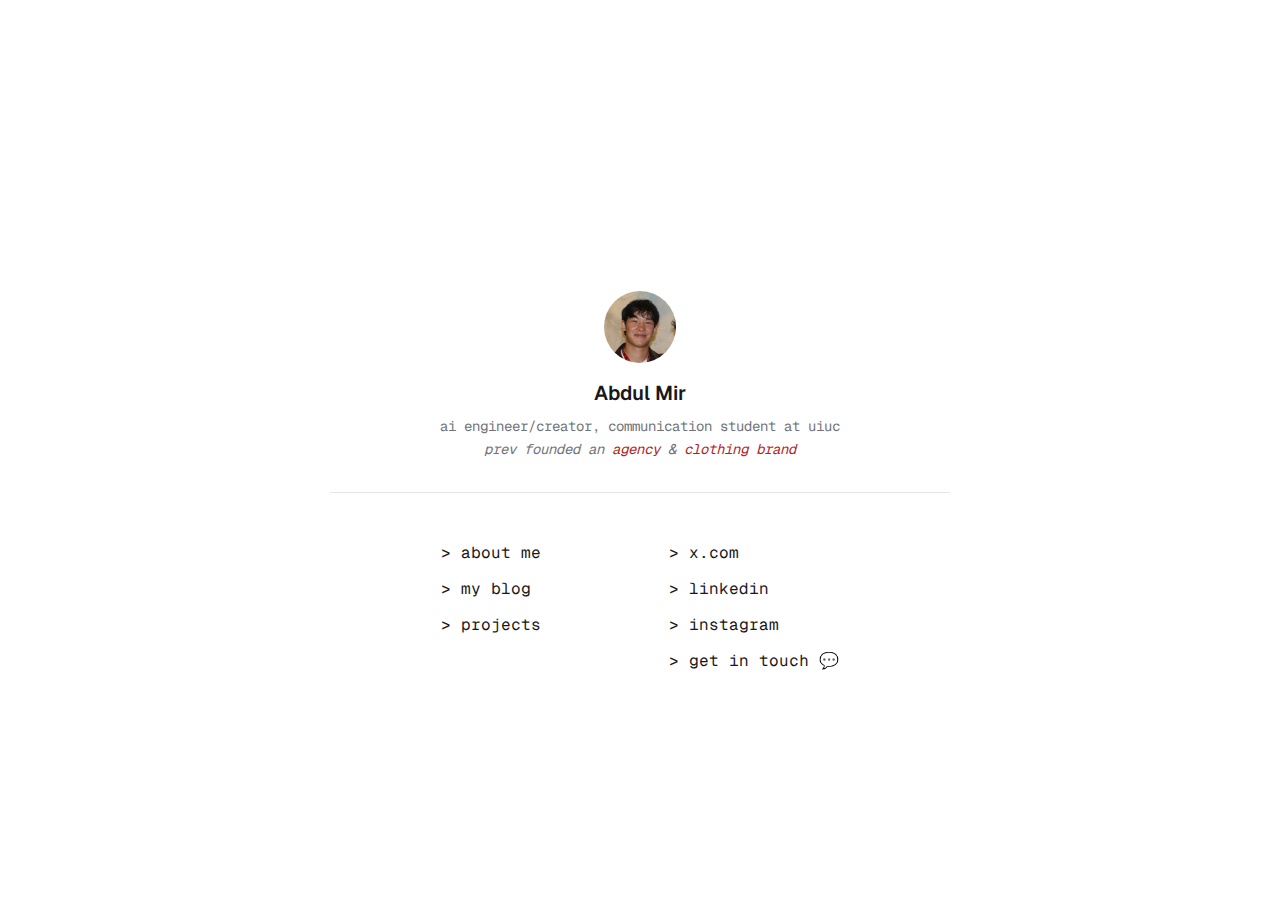
<file: index.html>
<!DOCTYPE html>
<html lang="en">

<head>
    <meta charset="UTF-8">
    <meta name="viewport" content="width=device-width, initial-scale=1.0">
    <title>Abdul Mir</title>
    <meta name="description" content="Personal website of Abdul Mir">
    <link rel="icon" href="abdulicon.ico" type="image/x-icon">
    <link rel="stylesheet" href="style.css">
</head>

<body>
    <div class="container">
        <div class="header">
            <img src="Abdul copy.jpg" alt="Abdul Mir" class="profile-pic">
            <h1 class="name">Abdul Mir</h1>
            <p class="subtitle">
                ai engineer/creator, communication student at uiuc<br>
                <i>prev founded an <a href="https://builtbyabdul.com/" class="link-red">agency</a> & <a
                        href="https://www.combatny.com/" class="link-red">clothing brand</a></i>
            </p>
        </div>

        <div class="separator-container">
            <div class="separator"></div>
        </div>

        <div class="links-grid">
            <div class="links-column">
                <a href="about.html" class="nav-link">&gt; about me</a>
                <a href="https://abdulmirr.substack.com/" class="nav-link">&gt; my blog</a>
                <a href="projects.html" class="nav-link">&gt; projects</a>
            </div>
            <div class="links-column">
                <a href="https://x.com/creativesoldr" class="nav-link">&gt; x.com</a>
                <a href="https://www.linkedin.com/in/abdul-mir-70116b357/" class="nav-link">&gt; linkedin</a>
                <a href="https://www.instagram.com/creativesoldr" class="nav-link">&gt; instagram</a>
                <a href="chat.html" class="nav-link">&gt; get in touch 💬</a>
            </div>
        </div>
    </div>
</body>

</html>
</file>
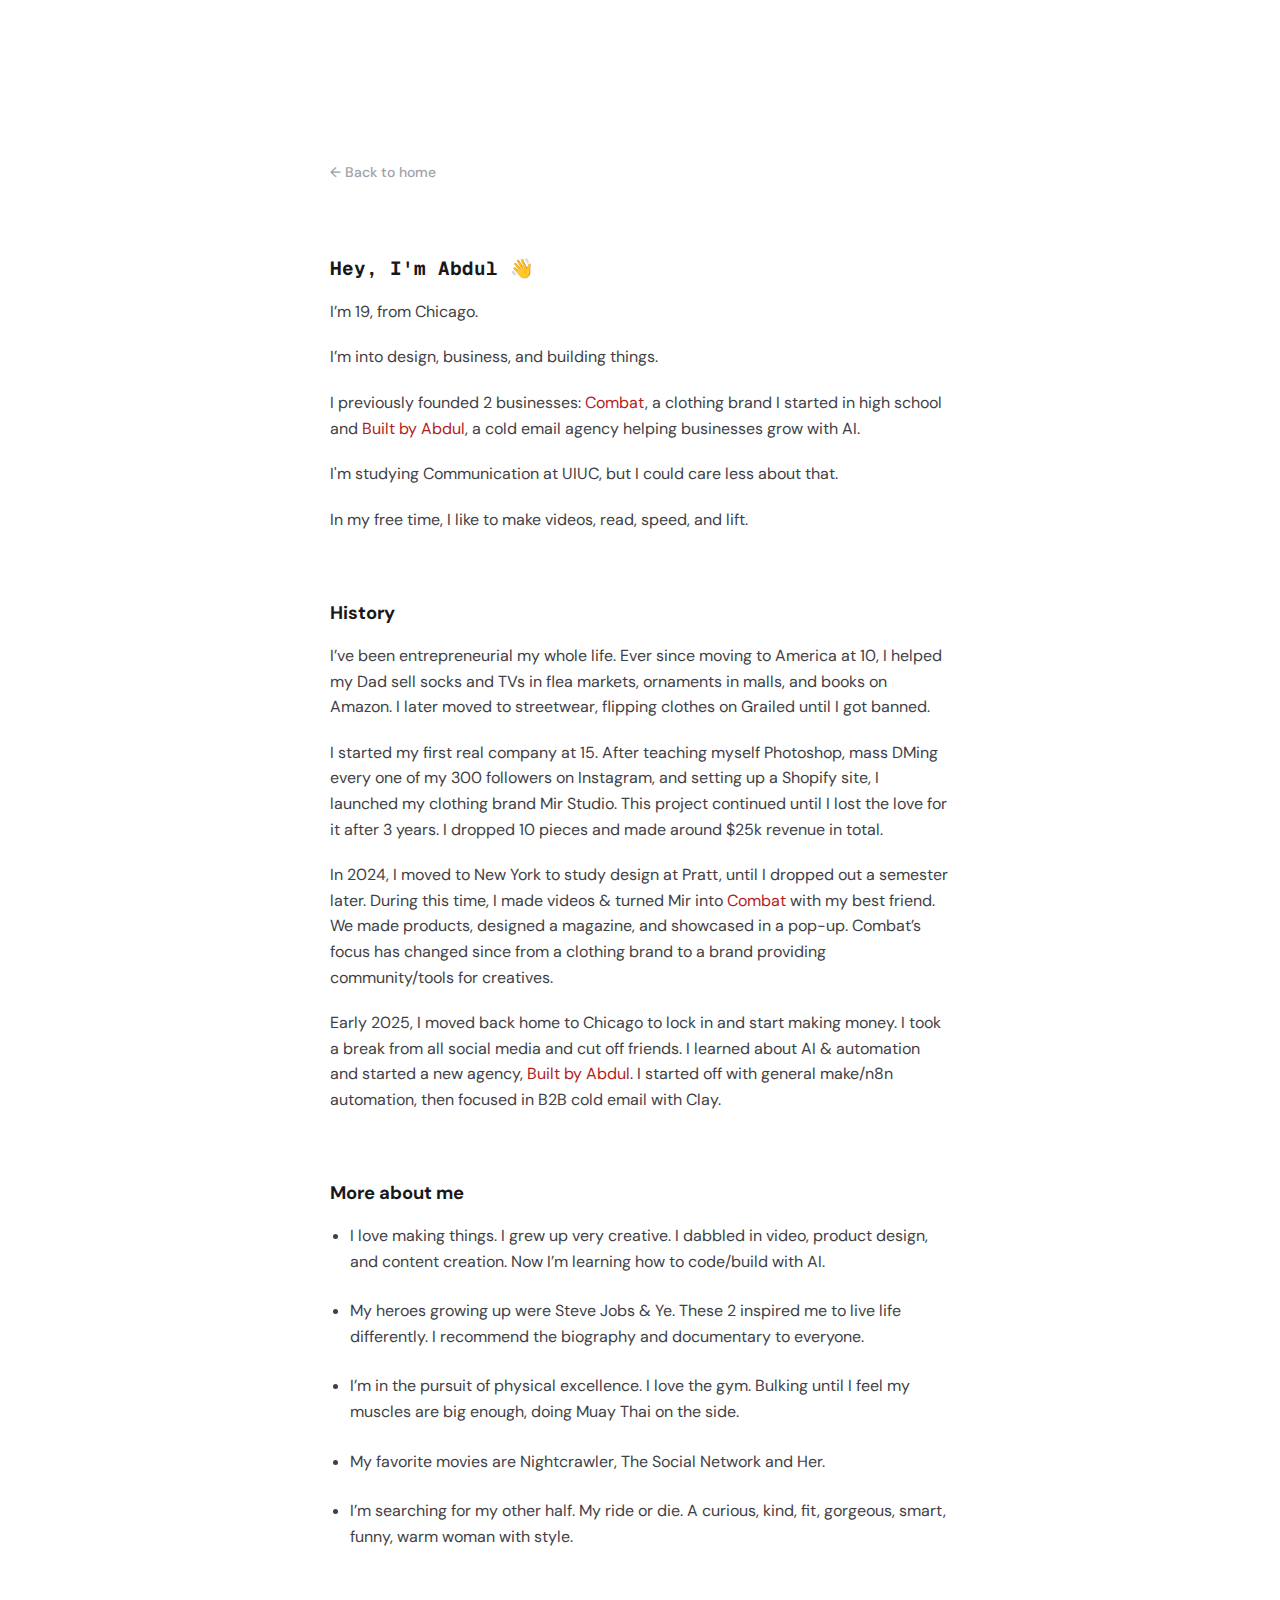
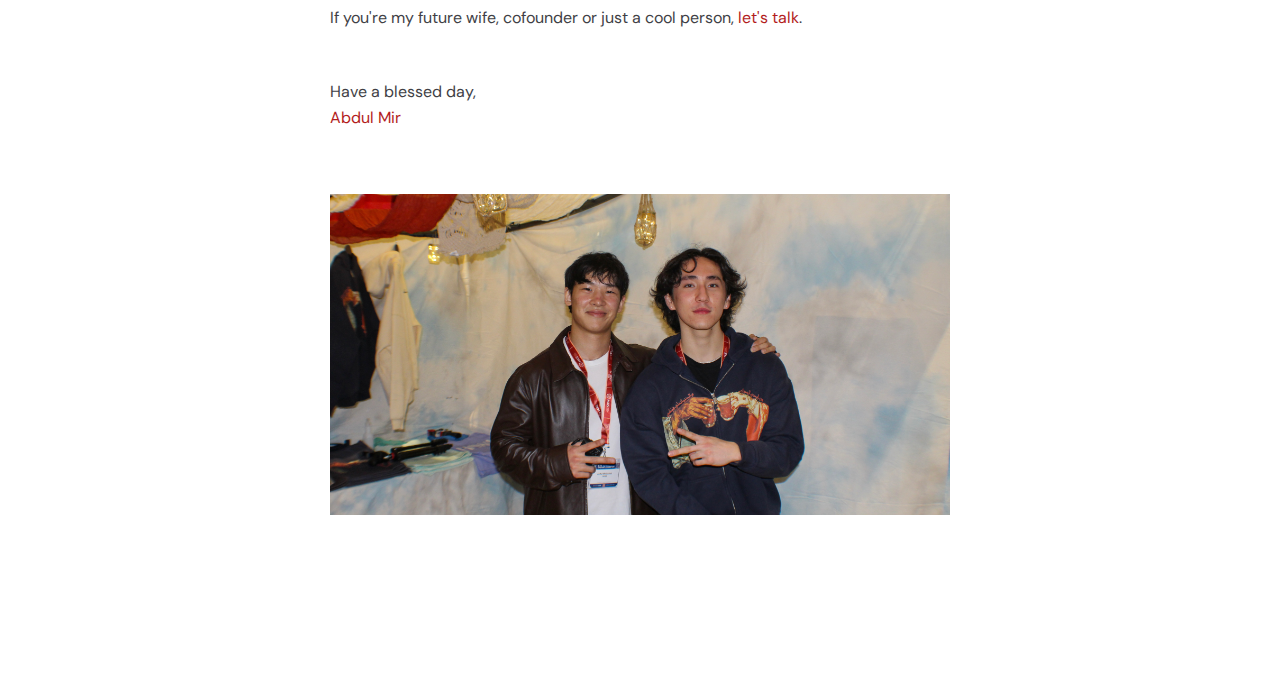
<file: about.html>
<!DOCTYPE html>
<html lang="en">

<head>
    <meta charset="UTF-8">
    <meta name="viewport" content="width=device-width, initial-scale=1.0">
    <title>Abdul Mir</title>
    <link rel="stylesheet" href="style.css">
    <link rel="icon" href="abdulicon.ico" type="image/x-icon">
</head>

<body>
    <div class="container page-about">
        <a href="index.html" class="back-link">← Back to home</a>

        <main>
            <br>
            <h1 class="story-title">Hey, I'm Abdul 👋</h1>

            <p class="about-text">I’m 19, from Chicago.</p>
            <p class="about-text">I’m into design, business, and building things.</p>
            <p class="about-text">I previously founded 2 businesses: <a href="http://combatny.com"
                    class="project-link">Combat</a>, a
                clothing brand I started in high school and <a href="http://builtbyabdul.com" class="project-link">Built
                    by Abdul</a>, a cold email agency helping
                businesses grow with AI.</p>
            <p class="about-text">I'm studying Communication at UIUC, but I could care less about that.</p>
            <p class="about-text">In my free time, I like to make videos, read, speed, and lift.</p>

            <br><br>
            <h2 class="section-title">History</h2>
            <p class="about-text">I’ve been entrepreneurial my whole life. Ever since moving to America at 10, I helped
                my Dad sell socks and TVs in flea markets, ornaments in malls, and books on Amazon. I later moved to
                streetwear, flipping clothes on Grailed until I got banned.</p>
            <p class="about-text">I started my first real company at 15. After teaching myself Photoshop, mass DMing
                every one of my 300 followers on Instagram, and setting up a Shopify site, I launched my clothing brand
                Mir Studio. This project continued until I lost the love for it after 3 years. I dropped 10 pieces and
                made around $25k revenue in total.</p>
            <p class="about-text">In 2024, I moved to New York to study design at Pratt, until I dropped out a semester
                later. During this time, I made videos & turned Mir into <a href="http://combatny.com"
                    class="project-link">Combat</a> with
                my best friend. We made products, designed a magazine, and showcased in a pop-up. Combat’s focus has
                changed since from a clothing brand to a brand providing community/tools for creatives.</p>
            <p class="about-text">Early 2025, I moved back home to Chicago to lock in and start making money. I took a
                break from all social media and cut off friends. I learned about AI & automation and started a new
                agency, <a href="http://builtbyabdul.com" class="project-link">Built by Abdul</a>. I started off with
                general make/n8n automation, then focused in B2B cold email with Clay.</p>

            <br><br>
            <h2 class="section-title">More about me</h2>
            <ul class="about-list">
                <li class="about-list-item">I love making things. I grew up very creative. I dabbled in video, product
                    design, and content creation. Now I’m learning how to code/build with AI.</li>
                <li class="about-list-item">My heroes growing up were Steve Jobs & Ye. These 2 inspired me to live life
                    differently. I recommend the biography and documentary to everyone.</li>
                <li class="about-list-item">I’m in the pursuit of physical excellence. I love the gym. Bulking until I
                    feel my muscles are big enough, doing Muay Thai on the side.</li>
                <li class="about-list-item">My favorite movies are Nightcrawler, The Social Network and Her.</li>
                <li class="about-list-item">I’m searching for my other half. My ride or die. A curious, kind, fit,
                    gorgeous,
                    smart, funny, warm woman with style.</li>
            </ul>
            <br>

            <p class="about-text">If you're my future wife, cofounder or just a cool person, <a
                    href="mailto:builtbyabdul@gmail.com" class="project-link">let's talk</a>.</p>

            <div class="signature">
                <p class="about-text" style="margin-top: 3rem; margin-bottom: 0;">Have a blessed day,<br>
                    <span class="project-link" style="font-weight: 400;">Abdul Mir</span>
                </p>
            </div>

            <div style="margin-top: 3rem;">
                <img class="end-pic" src="abdulandali.jpg" width="100%">
            </div>
        </main>
    </div>
</body>

</html>
</file>
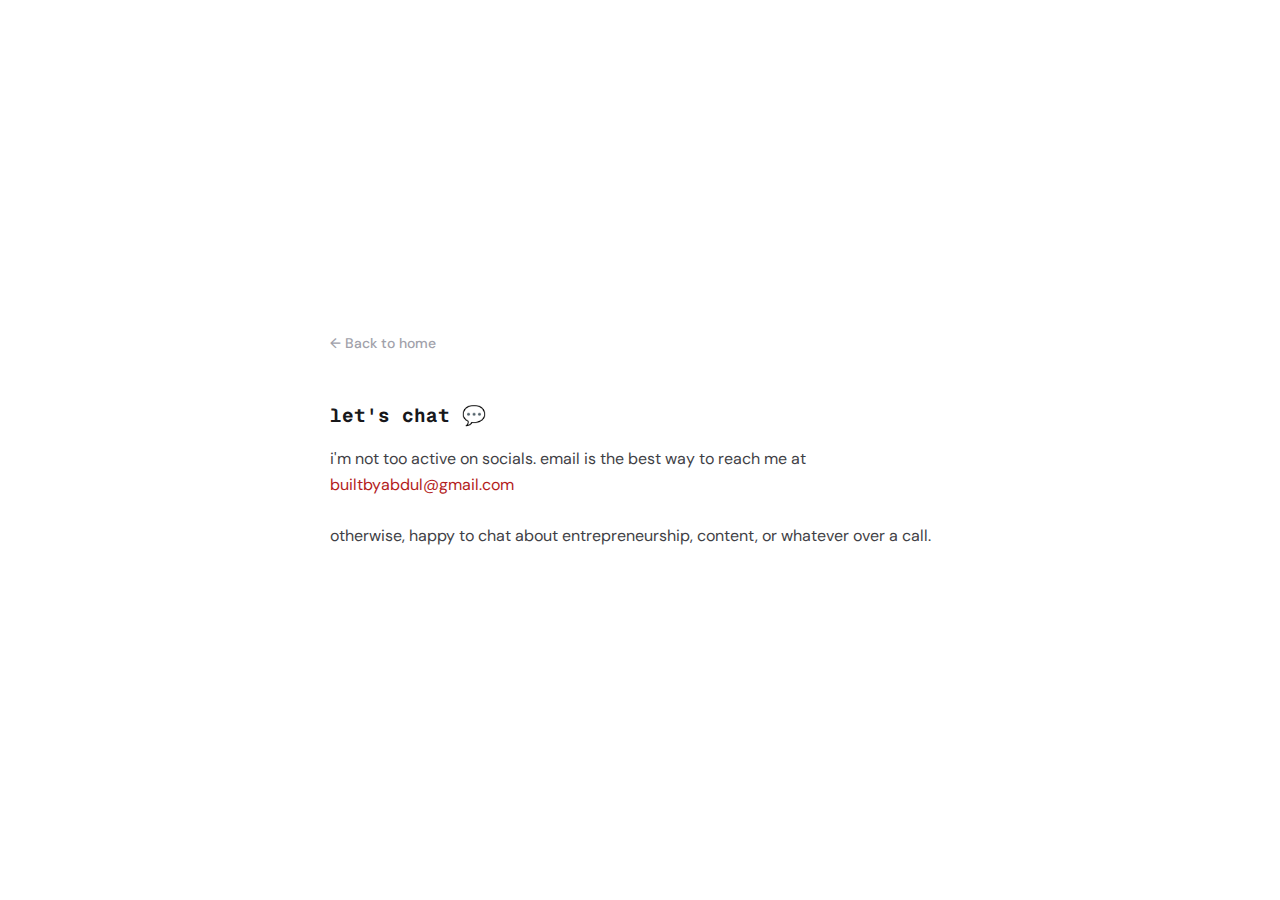
<file: chat.html>
<!DOCTYPE html>
<html lang="en">

<head>
    <meta charset="UTF-8">
    <meta name="viewport" content="width=device-width, initial-scale=1.0">
    <title>Chat - Abdul Mir</title>
    <link rel="icon" href="abdulicon.ico" type="image/jpeg">
    <link rel="stylesheet" href="style.css">
</head>

<body>
    <div class="container page-about">
        <a href="index.html" class="back-link">← Back to home</a>

        <main>
            <h1 class="story-title">let's chat 💬</h1>

            <p class="about-text">i'm not too active on socials. email is the best way to reach me at <a
                    href="mailto:builtbyabdul@gmail.com" class="project-link">builtbyabdul@gmail.com</a>
                <br>
                <br>
                otherwise, happy to chat about
                entrepreneurship, content, or whatever over a call.
            </p>
        </main>
    </div>
</body>
<!-- Cal inline embed code begins -->
<div style="width:65%;height:100%;overflow:scroll" id="my-cal-inline-freeconsultation"></div>
<script type="text/javascript">
    (function (C, A, L) { let p = function (a, ar) { a.q.push(ar); }; let d = C.document; C.Cal = C.Cal || function () { let cal = C.Cal; let ar = arguments; if (!cal.loaded) { cal.ns = {}; cal.q = cal.q || []; d.head.appendChild(d.createElement("script")).src = A; cal.loaded = true; } if (ar[0] === L) { const api = function () { p(api, arguments); }; const namespace = ar[1]; api.q = api.q || []; if (typeof namespace === "string") { cal.ns[namespace] = cal.ns[namespace] || api; p(cal.ns[namespace], ar); p(cal, ["initNamespace", namespace]); } else p(cal, ar); return; } p(cal, ar); }; })(window, "https://app.cal.com/embed/embed.js", "init");
    Cal("init", "freeconsultation", { origin: "https://app.cal.com" });

    Cal.ns.freeconsultation("inline", {
        elementOrSelector: "#my-cal-inline-freeconsultation",
        config: { "layout": "month_view", "useSlotsViewOnSmallScreen": "true", "theme": "light" },
        calLink: "abdulmirr/freeconsultation",
    });

    Cal.ns.freeconsultation("ui", { "theme": "light", "cssVarsPerTheme": { "light": { "cal-brand": "#922424" } }, "hideEventTypeDetails": false, "layout": "month_view" });
</script>
<!-- Cal inline embed code ends -->

</html>
</file>
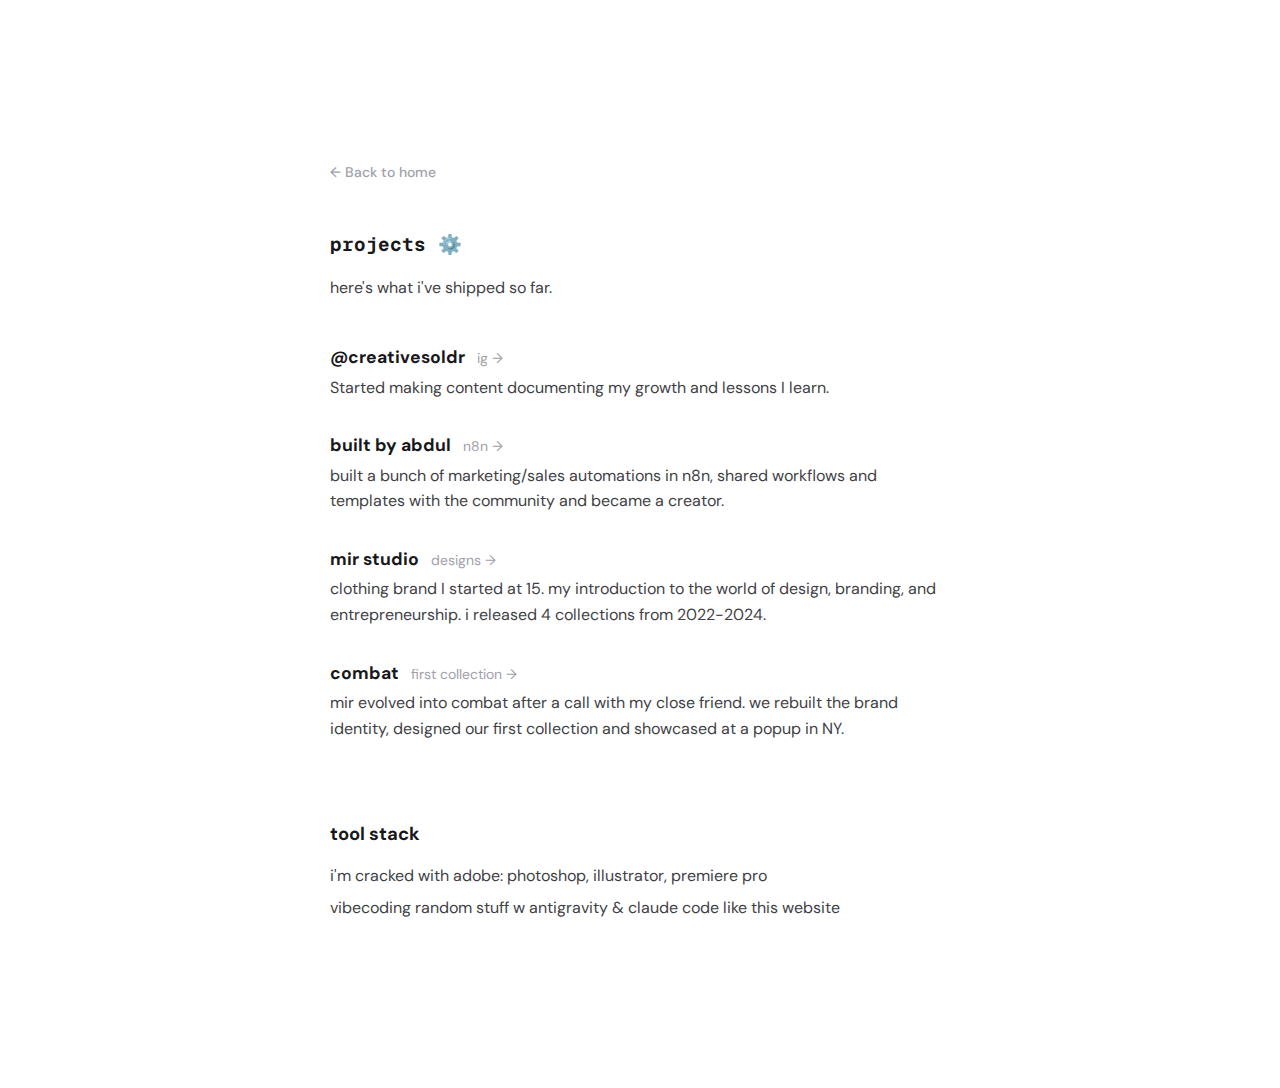
<file: projects.html>
<!DOCTYPE html>
<html lang="en">

<head>
    <meta charset="UTF-8">
    <meta name="viewport" content="width=device-width, initial-scale=1.0">
    <title>Projects - Abdul Mir</title>
    <link rel="icon" href="abdulicon.ico" type="image/x-icon">
    <link rel="stylesheet" href="style.css">
    <style>
        .project-item {
            margin-bottom: 2rem;
        }

        .project-title {
            font-family: 'DM Sans', sans-serif;
            font-size: 1.1rem;
            font-weight: 700;
            color: #18181b;
            margin-bottom: 0.25rem;
            display: flex;
            align-items: baseline;
            gap: 0.75rem;
        }

        .project-repo-link {
            font-family: 'DM Sans', sans-serif;
            font-size: 0.875rem;
            color: #a1a1aa;
            /* zinc-400 */
            text-decoration: none;
            font-weight: 400;
            transition: color 0.2s;
        }

        .project-repo-link:hover {
            color: #b31d1d;
        }

        .tech-stack-list {
            list-style: none;
            padding: 0;
            font-family: 'DM Sans', sans-serif;
            color: #3f3f46;
        }

        .tech-stack-list li {
            margin-bottom: 0.5rem;
        }
    </style>
</head>

<body>
    <div class="container page-about">
        <a href="index.html" class="back-link">← Back to home</a>

        <main>
            <h1 class="story-title">projects ⚙️</h1>

            <p class="about-text">here's what i've shipped so far.</p>

            <br>


            <div class="project-item">
                <div class="project-title">@creativesoldr
                    <a href="https://instagram.com/creativesoldr" class="project-repo-link" target="_blank">ig →</a>
                </div>
                <p class="about-text" style="margin-bottom: 0;">Started making content documenting my
                    growth and lessons I learn.</p>
            </div>

            <div class="project-item">
                <div class="project-title">
                    built by abdul
                    <a href="https://n8n.io/creators/abdulmir/" class="project-repo-link" target="_blank">n8n →</a>
                </div>
                <p class="about-text" style="margin-bottom: 0;">built a bunch of marketing/sales automations in n8n,
                    shared workflows and templates with the community and became a creator.</p>
            </div>

            <div class="project-item">
                <div class="project-title">
                    mir studio
                    <a href="https://drive.google.com/file/d/1qrmWgHkDGJrzQvhZaDmqt0d9mBvXteQq/view"
                        class="project-repo-link" target="_blank">designs →</a>
                </div>
                <p class="about-text" style="margin-bottom: 0;">clothing brand I started at 15. my introduction to the
                    world of design, branding, and entrepreneurship. i released 4 collections from 2022-2024. </p>
            </div>

            <div class="project-item">
                <div class="project-title">
                    combat
                    <a href="https://www.combatny.com/archive" class="project-repo-link" target="_blank">first
                        collection →</a>
                </div>
                <p class="about-text" style="margin-bottom: 0;">mir evolved into combat after a call with my close
                    friend. we rebuilt the brand identity, designed our first collection and showcased at a popup in NY.
                </p>
            </div>

            <br><br>

            <h2 class="section-title">tool stack</h2>
            <ul class="tech-stack-list">
                <li>i'm cracked with adobe: photoshop, illustrator, premiere pro</li>
                <li>vibecoding random stuff w antigravity & claude code like this website</li>
            </ul>

        </main>
    </div>
</body>

</html>
</file>
<file: style.css>
/* Font Face Declarations */
@import url('https://fonts.googleapis.com/css2?family=DM+Sans:ital,opsz,wght@0,9..40,100..1000;1,9..40,100..1000&family=Geist+Mono:wght@100..900&family=Geist:wght@100..900&display=swap');

@font-face {
    font-family: 'Geist';
    src: url('file:///Users/abdulmir/Library/Fonts/Geist-VariableFont_wght.ttf') format('truetype');
    font-weight: 100 900;
    font-style: normal;
}

@font-face {
    font-family: 'Geist Mono';
    src: url('file:///Users/abdulmir/Library/Fonts/GeistMono-VariableFont_wght.ttf') format('truetype');
    font-weight: 100 900;
    font-style: normal;
}

/* Reset and Base Styles */
* {
    margin: 0;
    padding: 0;
    box-sizing: border-box;
}

body {
    font-family: 'Geist', 'DM Sans', -apple-system, BlinkMacSystemFont, 'Segoe UI', sans-serif;
    background-color: #ffffff;
    color: #18181b;
    line-height: 1.5;
    min-height: 100vh;
    display: flex;
    flex-direction: column;
    justify-content: center;
    align-items: center;
    padding: 2rem 1.5rem;
}

/* Page Layout */
.container {
    max-width: 620px;
    width: 100%;
    padding-top: 4rem;
    /* Default for home */
}

/* Page Specific Padding */
.page-about {
    padding-top: 8rem;
    padding-bottom: 8rem;
}

/* Back Link (Austin Kennedy Style) */
.back-link {
    display: inline-block;
    font-family: 'DM Sans', sans-serif;
    /* or Geist Mono? Austin uses text-sm sans-serif usually, but check. Used Geist Mono previously. Let's use DM Sans to match new font request or keep Geist Mono if that was the "back button seen in Austin Kennedy". Austin uses Geist Mono for back button. Let's stick to DM Sans for consistency with "use DMSans". */
    font-size: 0.875rem;
    /* text-sm */
    color: #a1a1aa;
    /* zinc-400 */
    text-decoration: none;
    margin-bottom: 3rem;
    /* mb-12 */
    transition: color 0.2s;
    font-weight: 500;
}

.back-link:hover {
    color: #18181b;
    /* zinc-900 */
}

/* Header Section (Home) */
.header {
    text-align: center;
    margin-bottom: 2rem;
}

.profile-pic {
    width: 72px;
    height: 72px;
    border-radius: 9999px;
    object-fit: cover;
    margin: 0 auto;
    display: block;
}

.name {
    font-family: 'Geist', sans-serif;
    font-size: 20px;
    font-weight: 600;
    color: rgb(24, 24, 27);
    line-height: 28px;
    letter-spacing: 0px;
    margin-top: 16px;
    margin-bottom: 0px;
    text-align: center;
}

.subtitle {
    font-family: 'Geist Mono', monospace;
    font-size: 0.875rem;
    color: #71717a;
    line-height: 1.6;
    font-weight: 400;
    font-style: normal;
    margin-top: 0.5rem;
}

.link-red {
    color: #b31d1d;
    text-decoration: none;
    transition: all 0.2s;
}

.link-red:hover {
    text-decoration: underline;
}

/* Separator */
.separator-container {
    padding: 0 0 3rem 0;
}

.separator {
    width: 100%;
    height: 1px;
    background-color: #e4e4e7;
    border: none;
}

/* Navigation Links Grid */
.links-grid {
    display: grid;
    grid-template-columns: repeat(2, auto);
    column-gap: 8rem;
    width: fit-content;
    margin: 0 auto;
    justify-content: center;
}

.links-column {
    display: flex;
    flex-direction: column;
    gap: 0.75rem;
}

.nav-link {
    font-family: 'Geist Mono', monospace;
    font-size: 1rem;
    color: #18181b;
    text-decoration: none;
    transition: color 0.2s;
    display: block;
    font-weight: 400;
}

.nav-link:hover {
    color: #b31d1d;
    text-decoration: underline;
    text-decoration-thickness: 1px;
    text-underline-offset: 4px;
}

/* About Page Content */
.story-title {
    font-family: 'Geist Mono', monospace;
    font-size: 1.20rem;
    font-weight: 700;
    color: #18181b;
    margin-bottom: 0.9375rem;
}

.section-title {
    font-family: 'DM Sans', sans-serif;
    font-size: 1.15rem;
    font-weight: 700;
    color: #18181b;
    margin-bottom: 0.9375rem;
    /* 15px */
}

.about-text {
    font-family: 'DM Sans', sans-serif;
    font-size: 1rem;
    /* 16px */
    color: #3f3f46;
    /* zinc-700 for better readability */
    line-height: 1.6;
    margin-bottom: 1.25rem;
    /* 20px */
    font-weight: 400;
}

.about-list {
    margin-bottom: 2rem;
    padding-left: 1.25rem;
    font-weight: 400;
}

.about-list-item {
    font-family: 'DM Sans', sans-serif;
    font-size: 1rem;
    color: #3f3f46;
    line-height: 1.6;
    margin-bottom: 1.5rem;
    font-weight: 400;
    position: relative;
    list-style-type: disc;
}

.text-red,
.project-link {
    color: #b31d1d;
    /* Matching live site red exactly */
    text-decoration: none;
    font-weight: 400;
}

/* Specific override for project links within about text to fix bolding issue */
.about-text a.project-link {
    text-decoration: none;
    font-weight: 400 !important;
    /* Force override of generic .about-text a font-weight */
    color: #b31d1d !important;
    /* Force override of generic .about-text a color */
}

.about-text a.project-link:hover {
    text-decoration: underline;
    text-decoration-color: #b31d1d;
    color: #b31d1d;
}

.about-text strong,
.about-text b {
    color: #18181b;
    font-weight: 700;
}

.about-text a {
    color: #18181b;
    font-weight: 600;
    text-decoration: underline;
    text-decoration-color: #d4d4d8;
    /* zinc-300 */
    text-underline-offset: 4px;
    transition: all 0.2s;
}

.about-text a:hover {
    text-decoration-color: #18181b;
}

.signature {
    margin-top: 3rem;
}

.end-pic {
    width: 100%;
    height: auto;
    margin-top: 1rem;
}

/* Responsive Design */
@media (max-width: 640px) {
    .links-grid {
        grid-template-columns: 1fr;
        row-gap: 2rem;
        column-gap: 0;
        width: 100%;
        justify-items: center;
    }

    .links-column {
        align-items: center;
        width: 100%;
    }

    .name {
        font-size: 1.25rem;
    }

    .header {
        margin-bottom: 2rem;
    }

    .separator-container {
        padding: 0 0 2rem 0;
    }

    .page-about {
        padding-top: 4rem;
        padding-bottom: 4rem;
    }

    .story-title {
        font-size: 2.25rem;
        margin-bottom: 2rem;
    }
}
</file>
